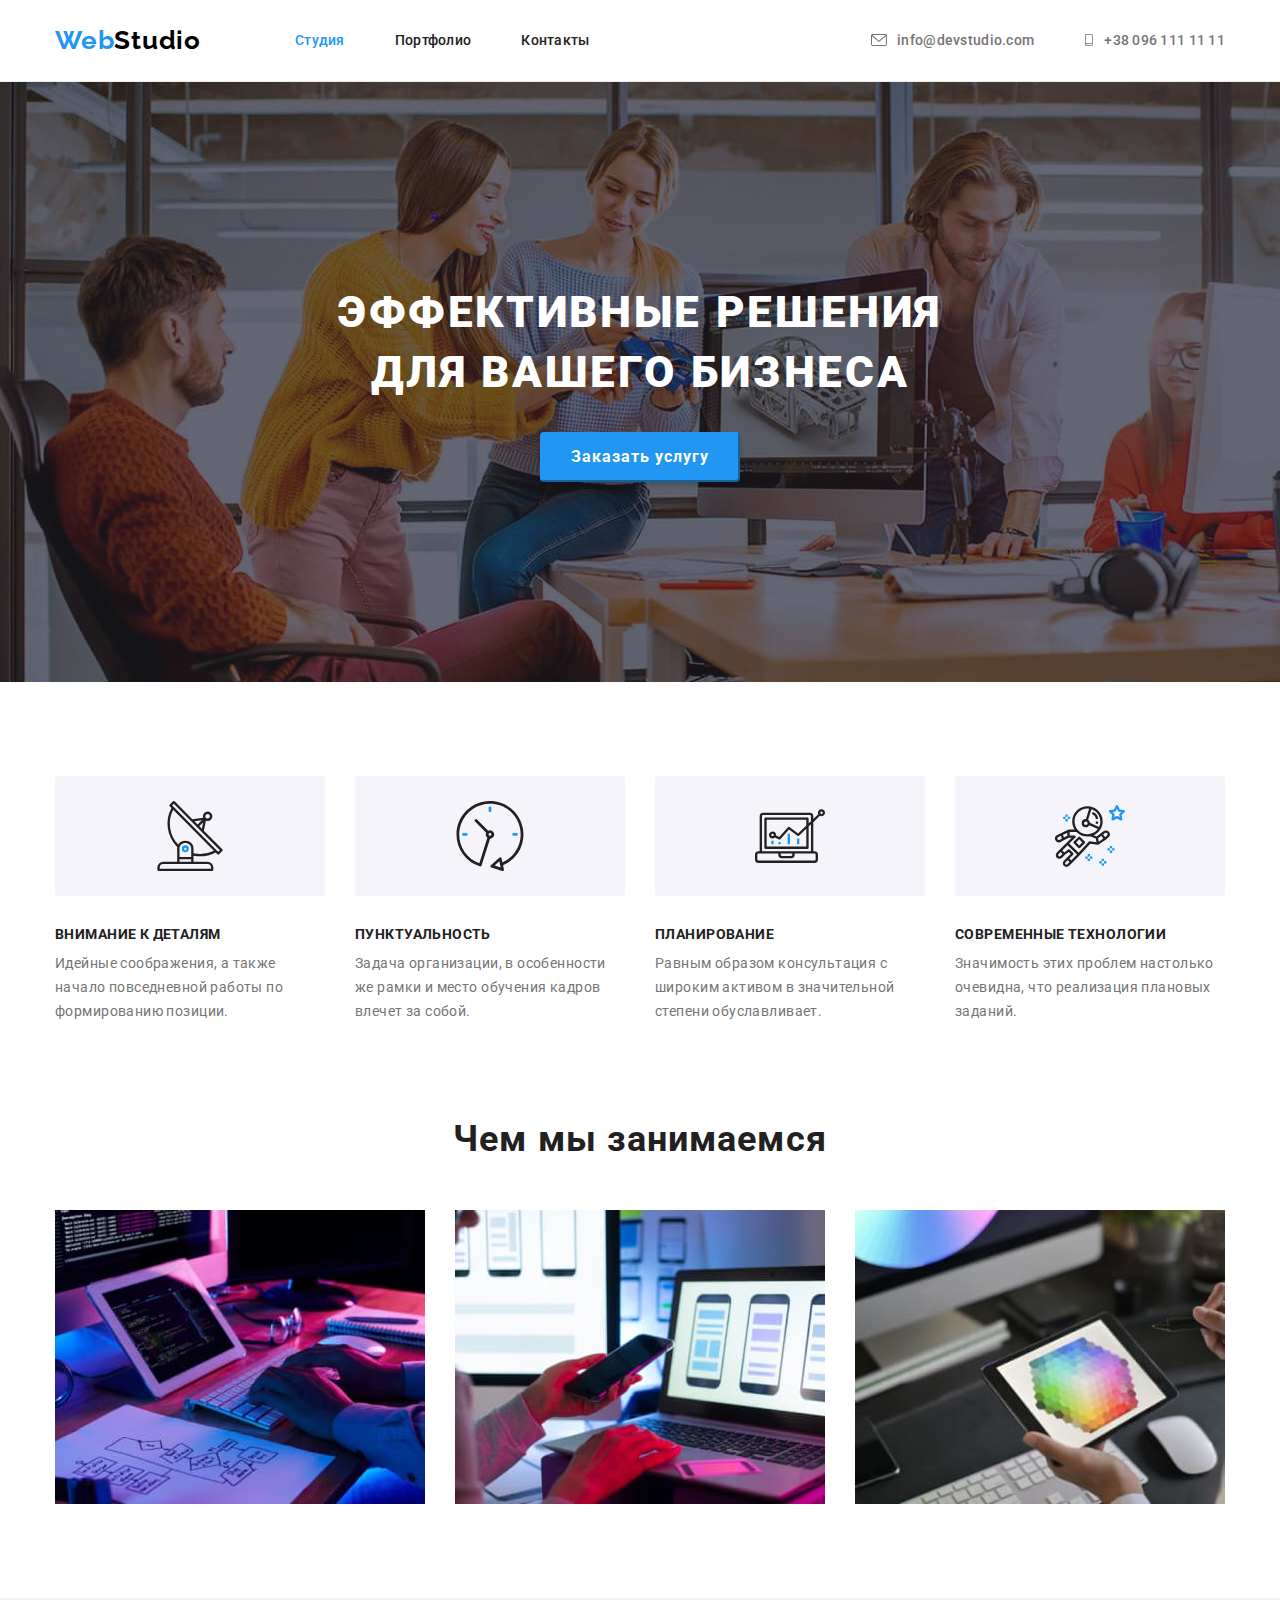
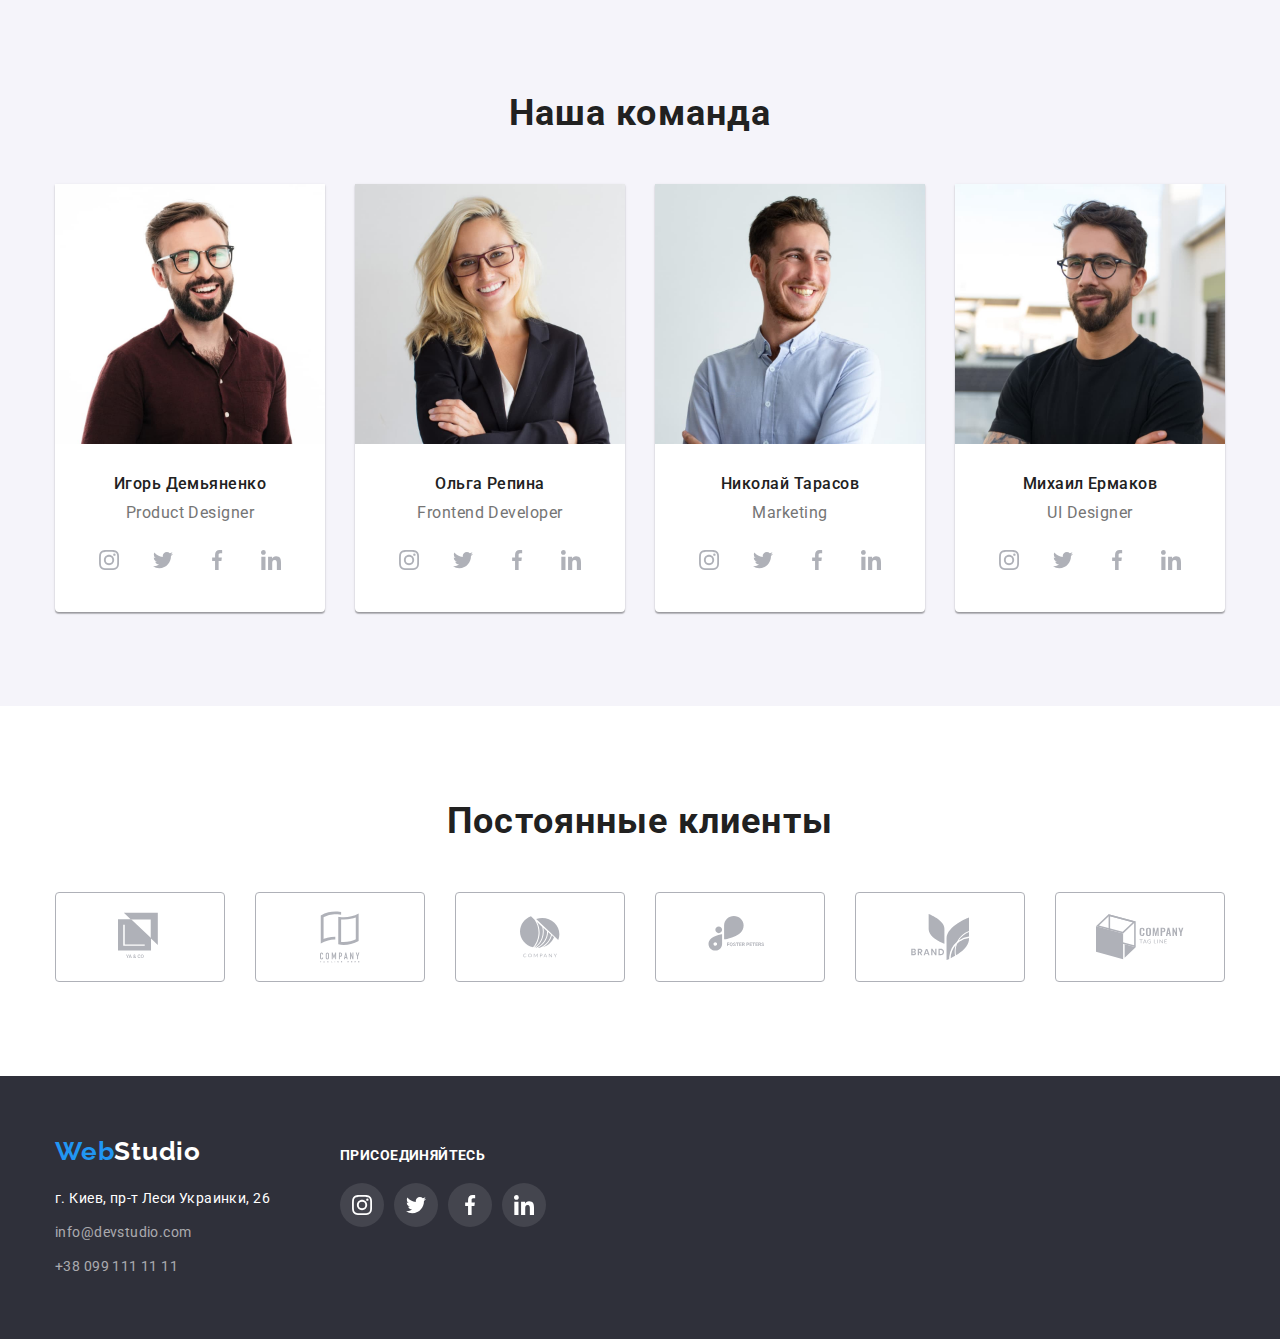
<file: index.html>
<!DOCTYPE html>
<html lang="ru">
  <head>
    <meta charset="UTF-8" />
    <meta name="viewport" content="width=device-width, initial-scale=1.0" />
    <title lang="en">WebStudio</title>
    <link
      rel="stylesheet"
      href="https://cdnjs.cloudflare.com/ajax/libs/modern-normalize/1.0.0/modern-normalize.css"
    />
    <link
      href="https://fonts.googleapis.com/css2?family=Raleway:wght@700;900&family=Roboto:wght@400;500;700&display=swap"
      rel="stylesheet"
    />
    <link rel="stylesheet" href="./css/styles.css" />
  </head>

  <body>
    <!-- HEADER -->
    <header class="header">
      <div class="container">
        <nav class="navigation">
          <a class="logo-dark link" href="./index.html" lang="en"
            ><span class="logo-part link">Web</span>Studio</a
          >
          <ul class="list">
            <li class="navigation-item">
              <a class="list-item link current" href="./index.html">Студия</a>
            </li>
            <li class="navigation-item">
              <a class="list-item link" href="./portfolio.html">Портфолио</a>
            </li>
            <li class="navigation-item">
              <a class="list-item link" href="">Контакты</a>
            </li>
          </ul>
        </nav>

        <address class="address">
          <ul class="list">
            <li class="address-item">
              <a
                class="list-item link header-contacts"
                href="mailto:info@devstudio.com"
              >
                <svg class="address-header-svg" width="16px" height="12px">
                  <use href="./images/svg/sprite.svg#icon-envelope"></use>
                </svg>
                info@devstudio.com
              </a>
            </li>
            <li class="address-item">
              <a
                class="list-item link header-contacts"
                href="tel:+380961111111"
              >
                <svg class="address-header-svg" width="10px" height="12px">
                  <use href="./images/svg/sprite.svg#icon-smartphone"></use>
                </svg>
                +38 096 111 11 11</a
              >
            </li>
          </ul>
        </address>
      </div>
    </header>

    <main>
      <!-- HERO -->
      <section class="hero">
        <h1 class="hero-title">Эффективные решения для вашего бизнеса</h1>
        <button class="hero-btn" type="button">Заказать услугу</button>
      </section>

      <!-- Advantages -->
      <section class="advantages">
        <div class="container">
          <h2 class="visually-hidden">Преимущества</h2>
          <ul class="advantages-list list">
            <li class="advantages-list-item">
              <h3 class="advantages-title">Внимание к деталям</h3>
              <p class="advantages-descriprion">
                Идейные соображения, а также начало повседневной работы по
                формированию позиции.
              </p>
            </li>
            <li class="advantages-list-item">
              <h3 class="advantages-title">Пунктуальность</h3>
              <p class="advantages-descriprion">
                Задача организации, в особенности же рамки и место обучения
                кадров влечет за собой.
              </p>
            </li>
            <li class="advantages-list-item">
              <h3 class="advantages-title">Планирование</h3>
              <p class="advantages-descriprion">
                Равным образом консультация с широким активом в значительной
                степени обуславливает.
              </p>
            </li>
            <li class="advantages-list-item">
              <h3 class="advantages-title">Современные технологии</h3>
              <p class="advantages-descriprion">
                Значимость этих проблем настолько очевидна, что реализация
                плановых заданий.
              </p>
            </li>
          </ul>
        </div>
      </section>

      <!-- What we do (skills) -->

      <section class="skills">
        <div class="container">
          <h2 class="title-skills">Чем мы занимаемся</h2>
          <ul class="skills-list list">
            <li>
              <img
                src="./images/whatwedo/img-1.jpg"
                alt="человек печатает на клавиатуре"
                width="370"
                height="294"
              />
            </li>
            <li>
              <img
                src="./images/whatwedo/img-2.jpg"
                alt="человек держит смартфон в руке"
                width="370"
                height="294"
              />
            </li>
            <li>
              <img
                src="./images/whatwedo/img-3.jpg"
                alt="человек держит планшет в руке"
                width="370"
                height="294"
              />
            </li>
          </ul>
        </div>
      </section>

      <!-- TEAM -->

      <section class="team">
        <div class="container">
          <h2 class="title-team">Наша команда</h2>
          <ul class="team-list list">
            <li class="team-card">
              <img
                class="team-img"
                src="./images/team/igor.jpg"
                alt="фотография Игоря"
                width="270"
                height="260"
              />
              <h3 class="team-name">Игорь Демьяненко</h3>
              <p class="team-position" lang="en">Product Designer</p>
              <ul class="social-list list">
                <li class="social-list-item">
                  <a class="social-list-link" href="">
                    <svg class="social-link-svg">
                      <use href="./images/svg/sprite.svg#icon-instagram"></use>
                    </svg>
                  </a>
                </li>
                <li class="social-list-item">
                  <a class="social-list-link" href="">
                    <svg class="social-link-svg">
                      <use href="./images/svg/sprite.svg#icon-twitter"></use>
                    </svg>
                  </a>
                </li>
                <li class="social-list-item">
                  <a class="social-list-link" href="">
                    <svg class="social-link-svg">
                      <use href="./images/svg/sprite.svg#icon-facebook"></use>
                    </svg>
                  </a>
                </li>
                <li class="social-list-item">
                  <a class="social-list-link" href="">
                    <svg class="social-link-svg">
                      <use href="./images/svg/sprite.svg#icon-linkedin"></use>
                    </svg>
                  </a>
                </li>
              </ul>
            </li>
            <li class="team-card">
              <img
                class="team-img"
                src="./images/team/olga.jpg"
                alt="фотография Ольги"
                width="270"
                height="260"
              />
              <h3 class="team-name">Ольга Репина</h3>
              <p class="team-position" lang="en">Frontend Developer</p>
              <ul class="social-list list">
                <li class="social-list-item">
                  <a class="social-list-link" href="">
                    <svg class="social-link-svg">
                      <use href="./images/svg/sprite.svg#icon-instagram"></use>
                    </svg>
                  </a>
                </li>
                <li class="social-list-item">
                  <a class="social-list-link" href="">
                    <svg class="social-link-svg">
                      <use href="./images/svg/sprite.svg#icon-twitter"></use>
                    </svg>
                  </a>
                </li>
                <li class="social-list-item">
                  <a class="social-list-link" href="">
                    <svg class="social-link-svg">
                      <use href="./images/svg/sprite.svg#icon-facebook"></use>
                    </svg>
                  </a>
                </li>
                <li class="social-list-item">
                  <a class="social-list-link" href="">
                    <svg class="social-link-svg">
                      <use href="./images/svg/sprite.svg#icon-linkedin"></use>
                    </svg>
                  </a>
                </li>
              </ul>
            </li>
            <li class="team-card">
              <img
                class="team-img"
                src="./images/team/nick.jpg"
                alt="фотография Николая"
                width="270"
                height="260"
              />
              <h3 class="team-name">Николай Тарасов</h3>
              <p class="team-position" lang="en">Marketing</p>
              <ul class="social-list list">
                <li class="social-list-item">
                  <a class="social-list-link" href="">
                    <svg class="social-link-svg">
                      <use href="./images/svg/sprite.svg#icon-instagram"></use>
                    </svg>
                  </a>
                </li>
                <li class="social-list-item">
                  <a class="social-list-link" href="">
                    <svg class="social-link-svg">
                      <use href="./images/svg/sprite.svg#icon-twitter"></use>
                    </svg>
                  </a>
                </li>
                <li class="social-list-item">
                  <a class="social-list-link" href="">
                    <svg class="social-link-svg">
                      <use href="./images/svg/sprite.svg#icon-facebook"></use>
                    </svg>
                  </a>
                </li>
                <li class="social-list-item">
                  <a class="social-list-link" href="">
                    <svg class="social-link-svg">
                      <use href="./images/svg/sprite.svg#icon-linkedin"></use>
                    </svg>
                  </a>
                </li>
              </ul>
            </li>
            <li class="team-card">
              <img
                class="team-img"
                src="./images/team/michael.jpg"
                alt="фотография Михаила"
                width="270"
                height="260"
              />
              <h3 class="team-name">Михаил Ермаков</h3>
              <p class="team-position" lang="en">UI Designer</p>
              <ul class="social-list list">
                <li class="social-list-item">
                  <a class="social-list-link" href="">
                    <svg class="social-link-svg">
                      <use href="./images/svg/sprite.svg#icon-instagram"></use>
                    </svg>
                  </a>
                </li>
                <li class="social-list-item">
                  <a class="social-list-link" href="">
                    <svg class="social-link-svg">
                      <use href="./images/svg/sprite.svg#icon-twitter"></use>
                    </svg>
                  </a>
                </li>
                <li class="social-list-item">
                  <a class="social-list-link" href="">
                    <svg class="social-link-svg">
                      <use href="./images/svg/sprite.svg#icon-facebook"></use>
                    </svg>
                  </a>
                </li>
                <li class="social-list-item">
                  <a class="social-list-link" href="">
                    <svg class="social-link-svg">
                      <use href="./images/svg/sprite.svg#icon-linkedin"></use>
                    </svg>
                  </a>
                </li>
              </ul>
            </li>
          </ul>
        </div>
      </section>

      <!-- Clients -->
      <section class="clients">
        <div class="container">
          <h2 class="title-clients">Постоянные клиенты</h2>
          <ul class="clients-list list">
            <li>
              <a class="clients-link" href="">
                <svg class="clients-icon" width="44px" height="50px">
                  <use href="./images/svg/sprite.svg#icon-logo-1"></use>
                </svg>
              </a>
            </li>
            <li>
              <a class="clients-link" href="">
                <svg class="clients-icon" width="40px" height="52px">
                  <use href="./images/svg/sprite.svg#icon-logo-2"></use>
                </svg>
              </a>
            </li>
            <li>
              <a class="clients-link" href="">
                <svg class="clients-icon" width="40px" height="42px">
                  <use href="./images/svg/sprite.svg#icon-logo-3"></use>
                </svg>
              </a>
            </li>
            <li>
              <a class="clients-link" href="">
                <svg class="clients-icon" width="80px" height="42px">
                  <use href="./images/svg/sprite.svg#icon-logo-4"></use>
                </svg>
              </a>
            </li>
            <li>
              <a class="clients-link" href="">
                <svg class="clients-icon" width="58px" height="46px">
                  <use href="./images/svg/sprite.svg#icon-logo-5"></use>
                </svg>
              </a>
            </li>
            <li>
              <a class="clients-link" href="">
                <svg class="clients-icon" width="88px" height="46px">
                  <use href="./images/svg/sprite.svg#icon-logo-6"></use>
                </svg>
              </a>
            </li>
          </ul>
        </div>
      </section>
    </main>

    <!-- FOOTER -->

    <footer class="footer">
      <div class="container">
        <div class="footer-contacts">
          <a class="logo-light link" href="./index.html" lang="en"
            ><span class="logo-part">Web</span>Studio</a
          >
          <address>
            <ul class="list">
              <li class="footer-contacts-all">
                <a
                  class="list-item footer-address link"
                  href="https://goo.gl/maps/8cTU2UBi5CR6P7U19"
                  target="_blank"
                  >г. Киев, пр-т Леси Украинки, 26</a
                >
              </li>
              <li class="footer-contacts-all">
                <a
                  class="list-item footer-mail link"
                  href="mailto:info@devstudio.com"
                  >info@devstudio.com</a
                >
              </li>
              <li class="footer-contacts-all">
                <a class="list-item footer-tel link" href="tel:+380991111111"
                  >+38 099 111 11 11</a
                >
              </li>
            </ul>
          </address>
        </div>

        <div class="social-footer">
          <p class="join">Присоединяйтесь</p>
          <ul class="social-list list">
            <li class="social-list-item">
              <a class="social-list-link" href="">
                <svg class="social-link-svg">
                  <use href="./images/svg/sprite.svg#icon-instagram"></use>
                </svg>
              </a>
            </li>
            <li class="social-list-item">
              <a class="social-list-link" href="">
                <svg class="social-link-svg">
                  <use href="./images/svg/sprite.svg#icon-twitter"></use>
                </svg>
              </a>
            </li>
            <li class="social-list-item">
              <a class="social-list-link" href="">
                <svg class="social-link-svg">
                  <use href="./images/svg/sprite.svg#icon-facebook"></use>
                </svg>
              </a>
            </li>
            <li class="social-list-item">
              <a class="social-list-link" href="">
                <svg class="social-link-svg">
                  <use href="./images/svg/sprite.svg#icon-linkedin"></use>
                </svg>
              </a>
            </li>
          </ul>
        </div>
      </div>
    </footer>
  </body>
</html>
</file>
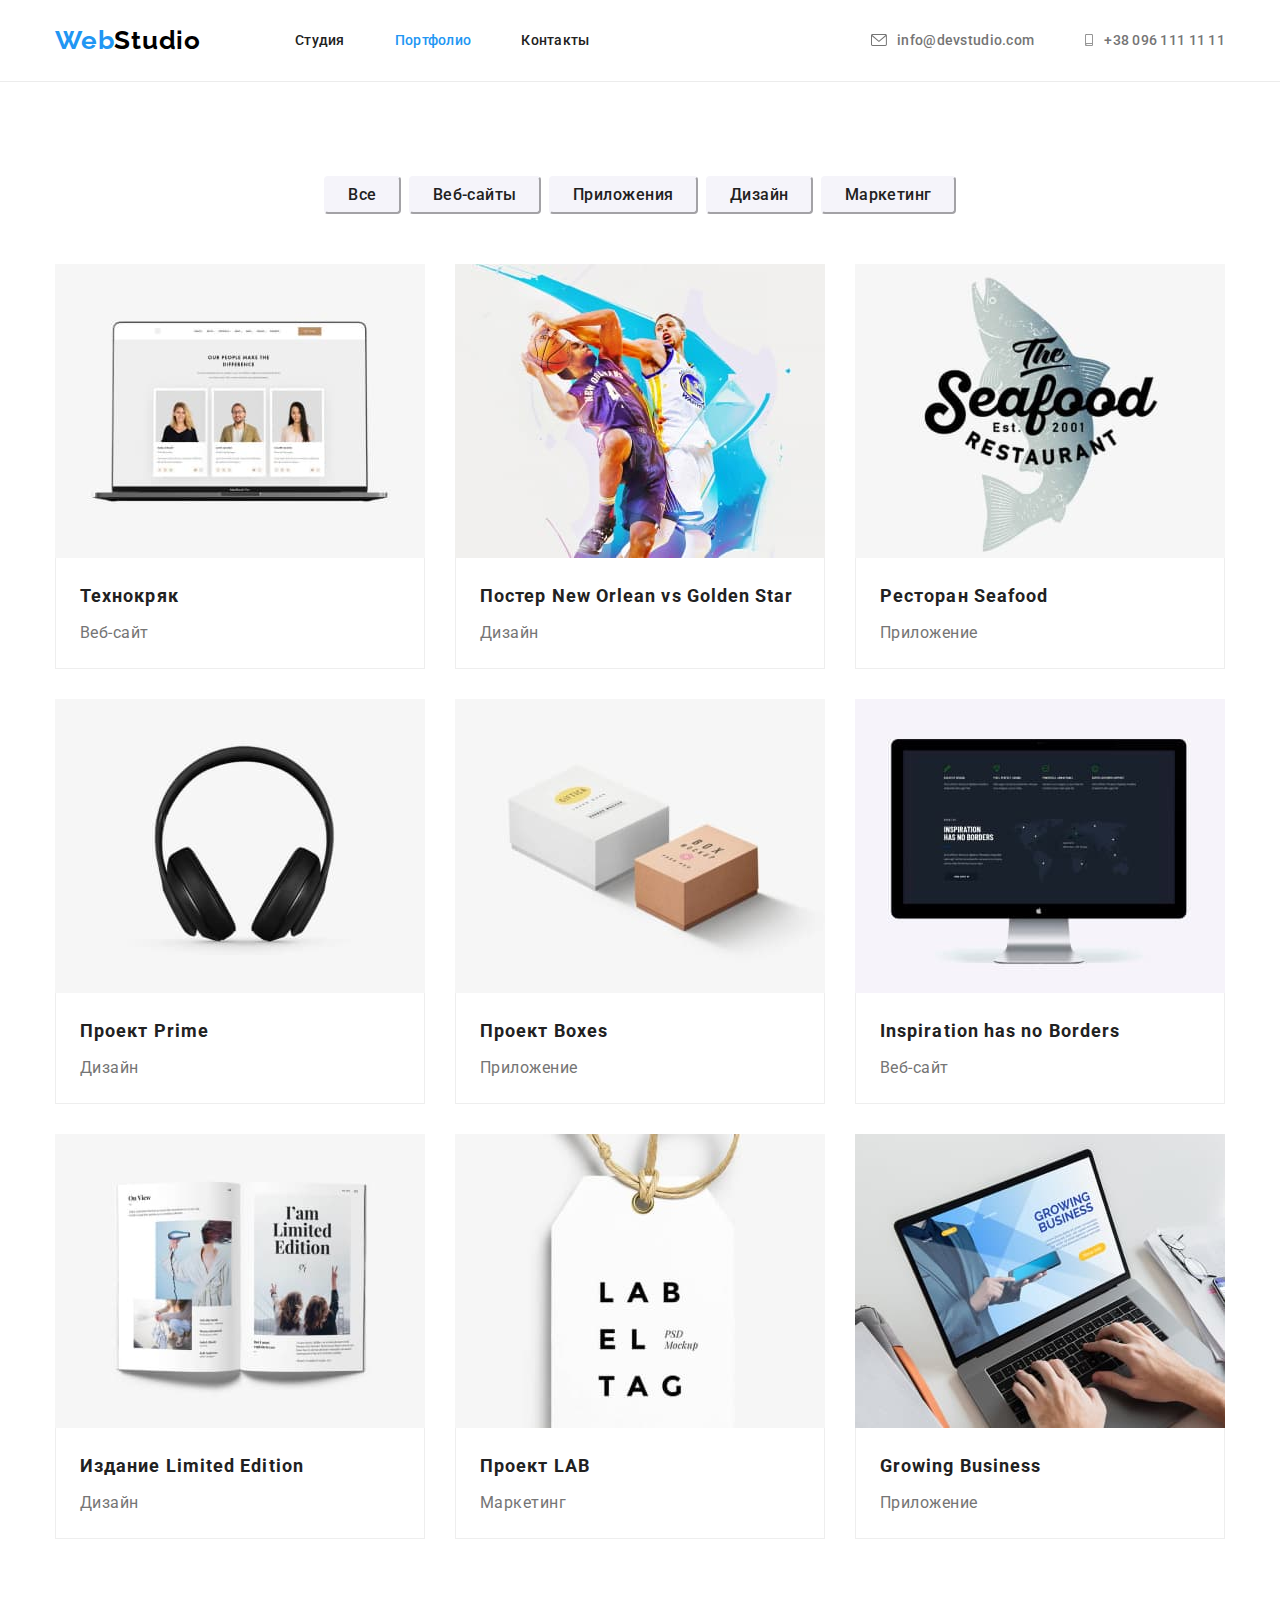
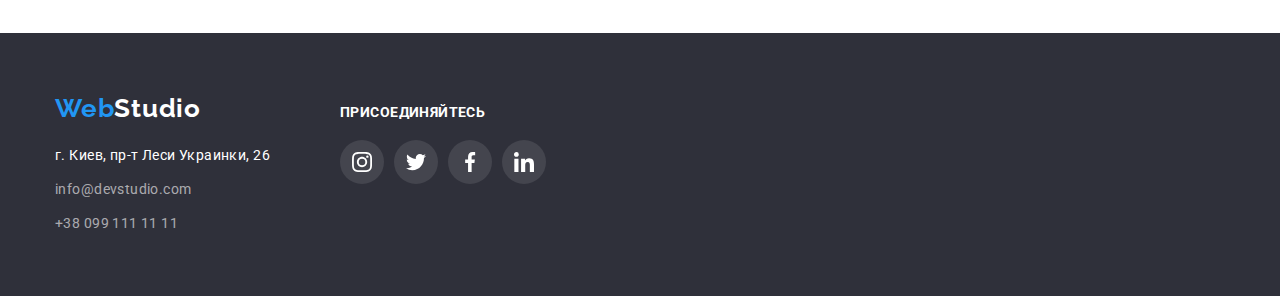
<file: portfolio.html>
<!DOCTYPE html>
<html lang="ru">
  <head>
    <meta charset="UTF-8" />
    <meta name="viewport" content="width=device-width, initial-scale=1.0" />
    <title lang="en">WebStudio</title>
    <link
      rel="stylesheet"
      href="https://cdnjs.cloudflare.com/ajax/libs/modern-normalize/1.0.0/modern-normalize.css"
    />
    <link
      href="https://fonts.googleapis.com/css2?family=Raleway:wght@700;900&family=Roboto:wght@400;500;700&display=swap"
      rel="stylesheet"
    />
    <link rel="stylesheet" href="./css/styles.css" />
  </head>

  <body>
    <!-- HEADER -->
    <header class="header">
      <div class="container">
        <nav class="navigation">
          <a class="logo-dark link" href="./index.html" lang="en"
            ><span class="logo-part link">Web</span>Studio</a
          >
          <ul class="list">
            <li class="navigation-item">
              <a class="list-item link" href="./index.html">Студия</a>
            </li>
            <li class="navigation-item">
              <a class="list-item link current" href="./portfolio.html"
                >Портфолио</a
              >
            </li>
            <li class="navigation-item">
              <a class="list-item link" href="">Контакты</a>
            </li>
          </ul>
        </nav>

        <address class="address">
          <ul class="list">
            <li class="address-item">
              <a
                class="list-item link header-contacts"
                href="mailto:info@devstudio.com"
              >
                <svg class="address-header-svg" width="16px" height="12px">
                  <use href="./images/svg/sprite.svg#icon-envelope"></use>
                </svg>
                info@devstudio.com
              </a>
            </li>
            <li class="address-item">
              <a
                class="list-item link header-contacts"
                href="tel:+380961111111"
              >
                <svg class="address-header-svg" width="10px" height="12px">
                  <use href="./images/svg/sprite.svg#icon-smartphone"></use>
                </svg>
                +38 096 111 11 11</a
              >
            </li>
          </ul>
        </address>
      </div>
    </header>

    <main>
      <!-- PORTFOLIO -->
      <section class="portfolio">
        <div class="container">
          <h1 hidden>Портфолио</h1>
          <ul class="porfolio-btn-list list">
            <li class="potfolio-btn-item">
              <button class="choice-btn" type="button">Все</button>
            </li>
            <li class="potfolio-btn-item">
              <button class="choice-btn" type="button">Веб-сайты</button>
            </li>
            <li class="potfolio-btn-item">
              <button class="choice-btn" type="button">Приложения</button>
            </li>
            <li class="potfolio-btn-item">
              <button class="choice-btn" type="button">Дизайн</button>
            </li>
            <li class="potfolio-btn-item">
              <button class="choice-btn" type="button">Маркетинг</button>
            </li>
          </ul>

          <ul class="portfolio-list list">
            <li class="portfolio-list-item">
              <img
                class="portfolio-img"
                src="./images/portfolio/technokryak.jpg"
                alt="открытый ноутбук"
                width="370"
                height="294"
              />
              <div class="portfolio-img-bottom">
                <h2 class="portfolio-title">Технокряк</h2>
                <p class="portfolio-description">Веб-сайт</p>
              </div>
            </li>
            <li class="portfolio-list-item">
              <img
                class="portfolio-img"
                src="./images/portfolio/poster.jpg"
                alt="два баскетболиста с мячом"
                width="370"
                height="294"
              />
              <div class="portfolio-img-bottom">
                <h2 class="portfolio-title">
                  Постер <span lang="en">New Orlean vs Golden Star</span>
                </h2>
                <p class="portfolio-description">Дизайн</p>
              </div>
            </li>
            <li class="portfolio-list-item">
              <img
                class="portfolio-img"
                src="./images/portfolio/seafood.jpg"
                alt="логотип с рыбой на заднем фоне"
                width="370"
                height="294"
              />
              <div class="portfolio-img-bottom">
                <h2 class="portfolio-title">
                  Ресторан <span lang="ru">Seafood</span>
                </h2>
                <p class="portfolio-description">Приложение</p>
              </div>
            </li>
            <li class="portfolio-list-item">
              <img
                class="portfolio-img"
                src="./images/portfolio/prime.jpg"
                alt="наушники"
                width="370"
                height="294"
              />
              <div class="portfolio-img-bottom">
                <h2 class="portfolio-title">
                  Проект <span lang="en">Prime</span>
                </h2>
                <p class="portfolio-description">Дизайн</p>
              </div>
            </li>
            <li class="portfolio-list-item">
              <img
                class="portfolio-img"
                src="./images/portfolio/boxes.jpg"
                alt="две коробки"
                width="370"
                height="294"
              />
              <div class="portfolio-img-bottom">
                <h2 class="portfolio-title">
                  Проект <span lang="en">Boxes</span>
                </h2>
                <p class="portfolio-description">Приложение</p>
              </div>
            </li>
            <li class="portfolio-list-item">
              <img
                class="portfolio-img"
                src="./images/portfolio/inspiration.jpg"
                alt="монитор"
                width="370"
                height="294"
              />
              <div class="portfolio-img-bottom">
                <h2 lang="en" class="portfolio-title">
                  Inspiration has no Borders
                </h2>
                <p class="portfolio-description">Веб-сайт</p>
              </div>
            </li>
            <li class="portfolio-list-item">
              <img
                class="portfolio-img"
                src="./images/portfolio/limited.jpg"
                alt="открытый журнал"
                width="370"
                height="294"
              />
              <div class="portfolio-img-bottom">
                <h2 class="portfolio-title">
                  Издание <span lang="en">Limited Edition</span>
                </h2>
                <p class="portfolio-description">Дизайн</p>
              </div>
            </li>
            <li class="portfolio-list-item">
              <img
                class="portfolio-img"
                src="./images/portfolio/LAB.jpg"
                alt="этикетка"
                width="370"
                height="294"
              />
              <div class="portfolio-img-bottom">
                <h2 class="portfolio-title">
                  Проект <span lang="en">LAB</span>
                </h2>
                <p class="portfolio-description">Маркетинг</p>
              </div>
            </li>
            <li class="portfolio-list-item">
              <img
                class="portfolio-img"
                src="./images/portfolio/growing-business.jpg"
                alt="руки на ноутбуке"
                width="370"
                height="294"
              />
              <div class="portfolio-img-bottom">
                <h2 class="portfolio-title" lang="en">Growing Business</h2>
                <p class="portfolio-description">Приложение</p>
              </div>
            </li>
          </ul>
        </div>
      </section>
    </main>

    <!--FOOTER-->
    <footer class="footer">
      <div class="container">
        <div class="footer-contacts">
          <a class="logo-light link" href="./index.html" lang="en"
            ><span class="logo-part">Web</span>Studio</a
          >
          <address>
            <ul class="list">
              <li class="footer-contacts-all">
                <a
                  class="list-item footer-address link"
                  href="https://goo.gl/maps/8cTU2UBi5CR6P7U19"
                  target="_blank"
                  >г. Киев, пр-т Леси Украинки, 26</a
                >
              </li>
              <li class="footer-contacts-all">
                <a
                  class="list-item footer-mail link"
                  href="mailto:info@devstudio.com"
                  >info@devstudio.com</a
                >
              </li>
              <li class="footer-contacts-all">
                <a class="list-item footer-tel link" href="tel:+380991111111"
                  >+38 099 111 11 11</a
                >
              </li>
            </ul>
          </address>
        </div>

        <div class="social-footer">
          <p class="join">Присоединяйтесь</p>
          <ul class="social-list list">
            <li class="social-list-item">
              <a class="social-list-link" href="">
                <svg class="social-link-svg">
                  <use href="./images/svg/sprite.svg#icon-instagram"></use>
                </svg>
              </a>
            </li>
            <li class="social-list-item">
              <a class="social-list-link" href="">
                <svg class="social-link-svg">
                  <use href="./images/svg/sprite.svg#icon-twitter"></use>
                </svg>
              </a>
            </li>
            <li class="social-list-item">
              <a class="social-list-link" href="">
                <svg class="social-link-svg">
                  <use href="./images/svg/sprite.svg#icon-facebook"></use>
                </svg>
              </a>
            </li>
            <li class="social-list-item">
              <a class="social-list-link" href="">
                <svg class="social-link-svg">
                  <use href="./images/svg/sprite.svg#icon-linkedin"></use>
                </svg>
              </a>
            </li>
          </ul>
        </div>
      </div>
    </footer>
  </body>
</html>
</file>
<file: css/styles.css>
:root {
  --main-font: Roboto, sans-serif;
  --secondary-font: Raleway, sans-serif;
  --accent-color: #2196f3;
  --main-descriprion-color: #757575;
  --main-title-color: #212121;
  --social-link-color: #afb1b8;
}

*,
*::before,
*::after {
  margin: 0;
  padding: 0;
}

body {
  font-family: var(--main-font);
  font-style: normal;
}

img {
  display: block;
  max-width: 100%;
  height: auto;
}

.visually-hidden {
  position: absolute;
  width: 1px;
  height: 1px;
  margin: -1px;
  border: 0;
  padding: 0;
  clip: rect(0 0 0 0);
  overflow: hidden;
}

.container {
  width: 1200px;
  padding: 0 15px;
  margin: 0 auto;
}

.list {
  list-style: none;
}

.link {
  text-decoration: none;
}

/* =======HEADER====== */

.header {
  padding: 25px 0;
  border-bottom: 1px solid #ececec;
}

.header .container {
  display: flex;
  align-items: center;
}

.navigation {
  display: flex;
  align-items: center;
}

.navigation .list {
  display: flex;
}

.address .list {
  display: flex;
}

.logo-dark {
  font-family: var(--secondary-font);
  font-weight: 700;
  font-size: 26px;
  line-height: 1.192;
  letter-spacing: 0.03em;
  color: #000000;
  display: block;
  margin-right: 94px;
}

.logo-part {
  color: var(--accent-color);
}

.list-item {
  font-weight: 500;
  font-size: 14px;
  line-height: 1.143;
  letter-spacing: 0.02em;
  color: var(--main-title-color);
  font-style: normal;
}

.navigation-item:not(:last-child) {
  margin-right: 50px;
}

.header .address {
  margin-left: auto;
}

.address-item:not(:last-child) {
  margin-right: 50px;
}

.list-item:hover,
.list-item:focus,
.list-item:active,
.current {
  color: var(--accent-color);
}

.header-contacts {
  color: var(--main-descriprion-color);
  display: flex;
  align-items: center;
}

.address-header-svg {
  fill: var(--main-descriprion-color);
  margin-right: 10px;
}

.header-contacts:hover .address-header-svg {
  fill: var(--accent-color);
}

.header-contacts:focus .address-header-svg {
  fill: var(--accent-color);
}

.header-contacts:active .address-header-svg {
  fill: var(--accent-color);
}

/* =======END HEADER====== */

/* ======HERO====== */

.hero {
  padding-top: 200px;
  padding-bottom: 200px;
  margin: 0 auto;
  text-align: center;
  background-color: #c4c4c4;
  background-image: linear-gradient(
      rgba(47, 48, 58, 0.4),
      rgba(47, 48, 58, 0.4)
    ),
    url("../images/hero-bg.jpg");
  max-width: 1600px;
}

.hero-title {
  font-weight: 900;
  font-size: 44px;
  line-height: 1.367;
  letter-spacing: 0.06em;
  text-transform: uppercase;
  color: #ffffff;
  width: 696px;

  margin: 0 auto 30px;
}

.hero-btn {
  display: inline-block;
  font-weight: 700;
  font-size: 16px;
  line-height: 1.875;
  letter-spacing: 0.06em;
  background: var(--accent-color);
  color: #ffffff;

  min-width: 200px;
  height: 50px;
  border-radius: 4px;
  border-color: var(--accent-color);
  box-shadow: 0px 4px 4px rgba(0, 0, 0, 0.15);
}

/* ======END HERO====== */

/* ======ADVANTAGES====== */

.advantages {
  padding-top: 94px;
  padding-bottom: 94px;
}
.advantages-list {
  display: flex;
  justify-content: space-between;
}

.advantages-list-item {
  width: 270px;
}

.advantages-title {
  font-weight: 700;
  font-size: 14px;
  line-height: 1.143;
  letter-spacing: 0.03em;
  text-transform: uppercase;
  color: var(--main-title-color);

  margin-bottom: 10px;
}

.advantages-title::before {
  content: "";
  display: block;
  background-color: #f5f4fa;
  background-repeat: no-repeat;
  background-position: center;
  width: 270px;
  height: 120px;
  margin-bottom: 30px;
  border-radius: 4px;
}

.advantages-list-item:first-child .advantages-title::before {
  background-image: url("../images/svg/antenna.svg");
}

.advantages-list-item:nth-child(2) .advantages-title::before {
  background-image: url("../images/svg/clock.svg");
}

.advantages-list-item:nth-child(3) .advantages-title::before {
  background-image: url("../images/svg/diagram.svg");
}

.advantages-list-item:last-child .advantages-title::before {
  background-image: url("../images/svg/astronaut.svg");
}

.advantages-descriprion {
  font-weight: 400;
  font-size: 14px;
  line-height: 1.714;
  letter-spacing: 0.03em;
  color: var(--main-descriprion-color);
}

/* ======END ADVANTAGES====== */

/* ======WHAT WE DO====== */

.skills {
  padding-bottom: 94px;
}

.skills-list {
  display: flex;
  justify-content: space-between;
}

.title-skills {
  font-weight: 700;
  font-size: 36px;
  line-height: 1.167;
  text-align: center;
  letter-spacing: 0.03em;
  color: var(--main-title-color);

  margin-bottom: 50px;
}

/* ======END WHAT WE DO====== */

/* ======TEAM====== */

.team-list {
  display: flex;
  justify-content: space-between;
}

.team {
  padding-top: 94px;
  padding-bottom: 94px;
  background: #f5f4fa;
}
.title-team {
  font-family: var(--main-font);
  font-weight: 700;
  font-size: 36px;
  line-height: 1.167;
  text-align: center;
  letter-spacing: 0.03em;
  color: var(--main-title-color);

  margin-bottom: 50px;
}

.team-img {
  margin-bottom: 30px;
}

.team-card {
  background: #ffffff;
  box-shadow: 0px 1px 3px rgba(0, 0, 0, 0.12), 0px 1px 1px rgba(0, 0, 0, 0.14),
    0px 2px 1px rgba(0, 0, 0, 0.2);
  border-radius: 0px 0px 4px 4px;
  padding-bottom: 30px;
}

.team-name {
  font-weight: 500;
  font-size: 16px;
  line-height: 1.188;
  letter-spacing: 0.03em;
  color: var(--main-title-color);
  text-align: center;

  margin-bottom: 10px;
}

.team-position {
  font-weight: 400;
  font-size: 16px;
  line-height: 1.188;
  letter-spacing: 0.03em;
  color: var(--main-descriprion-color);
  text-align: center;
  margin-bottom: 16px;
}

.social-list {
  display: flex;
  padding-left: 32px;
  padding-right: 32px;
}

.social-list-link {
  display: flex;
  align-items: center;
  justify-content: center;
  width: 44px;
  height: 44px;
  border-radius: 50%;
  background-color: #ffffff;
}

.social-list-item:not(:last-child) {
  margin-right: 10px;
}

.social-link-svg {
  width: 20px;
  height: 20px;
  fill: var(--social-link-color);
}

.social-list-link:hover,
.social-list-link:focus,
.social-list-link:active {
  background-color: var(--accent-color);
}

.social-list-link:hover .social-link-svg {
  fill: #ffffff;
}

.social-list-link:focus .social-link-svg {
  fill: #ffffff;
}

.social-list-link:active .social-link-svg {
  fill: #ffffff;
}

/* ======END TEAM====== */

/* =====CLIENTS===== */
.clients {
  padding-top: 94px;
  padding-bottom: 94px;
}

.title-clients {
  font-weight: 700;
  font-size: 36px;
  line-height: 1.167;
  text-align: center;
  letter-spacing: 0.03em;
  color: var(--main-title-color);

  margin-bottom: 50px;
}

.clients .clients-link {
  display: flex;
  justify-content: center;
  align-items: center;
  width: 170px;
  height: 90px;
  border: 1px solid var(--social-link-color);
  border-radius: 4px;
}

.clients-list {
  display: flex;
  justify-content: space-between;
}

.clients-icon {
  fill: var(--social-link-color);
}

.clients-link:hover,
.clients-link:focus,
.clients-link:active {
  border-color: var(--accent-color);
}

.clients-link:hover .clients-icon {
  fill: var(--accent-color);
}

.clients-link:focus .clients-icon {
  fill: var(--accent-color);
}

.clients-link:active .clients-icon {
  fill: var(--accent-color);
}

/* ======END CLIENTS===== */

/* ======FOOTER====== */

.footer {
  padding-top: 60px;
  padding-bottom: 60px;
  background: #2f303a;

  margin: 0 auto;
}

.logo-light {
  display: block;
  font-family: var(--secondary-font);
  font-weight: 700;
  font-size: 26px;
  line-height: 1.192;
  letter-spacing: 0.03em;
  color: #ffffff;

  margin-bottom: 20px;
}

.footer-address {
  font-weight: 400;
  font-size: 14px;
  line-height: 1.714;
  letter-spacing: 0.03em;
  color: #ffffff;
}

.footer-mail,
.footer-tel {
  font-weight: 400;
  font-size: 14px;
  line-height: 1.714;
  letter-spacing: 0.03em;
  color: rgba(255, 255, 255, 0.6);
}

.footer-contacts-all:not(:last-child) {
  margin-bottom: 10px;
}

.footer .container {
  display: flex;
  align-items: baseline;
}

.footer-contacts {
  margin-right: 70px;
}

.join {
  display: block;
  font-family: var(--main-font);
  font-style: normal;
  font-weight: 700;
  font-size: 14px;
  line-height: 1.143;
  letter-spacing: 0.03em;
  text-transform: uppercase;
  color: #ffffff;

  margin-bottom: 20px;
}

.footer .social-list {
  padding-right: 0px;
  padding-left: 0px;
}

.footer .social-list-link {
  background-color: rgba(255, 255, 255, 0.1);
}

.footer .social-link-svg {
  fill: #ffffff;
}

.footer .social-list-link:hover,
.footer .social-list-link:focus,
.footer .social-list-link:active {
  background-color: var(--accent-color);
}

/* ======END FOOTER====== */

/* =======PORTFOLIO====== */

.portfolio {
  padding-top: 94px;
  padding-bottom: 94px;
}

.porfolio-btn-list {
  display: flex;
  justify-content: center;
  margin-bottom: 50px;
  flex-basis: 74px;
}

.potfolio-btn-item:not(:last-child) {
  margin-right: 8px;
}

.choice-btn {
  font-weight: 500;
  font-size: 16px;
  line-height: 1.625px;
  text-align: center;
  letter-spacing: 0.03em;
  color: var(--main-title-color);
  background: #f5f4fa;
  padding: 6px 22px;

  height: 38px;
  border-radius: 4px;
  border-color: #f5f4fa;
}

.choice-btn:hover,
.choice-btn:focus {
  color: #ffffff;
  background: var(--accent-color);
  box-shadow: 0px 3px 1px rgba(0, 0, 0, 0.1), 0px 1px 2px rgba(0, 0, 0, 0.08),
    0px 2px 2px rgba(0, 0, 0, 0.12);
}

.portfolio-list {
  display: flex;
  flex-wrap: wrap;
}

.portfolio-img-bottom {
  display: block;
  padding: 20px 24px;
  margin-top: 0;
  background: #ffffff;
  border-left: 1px solid #eeeeee;
  border-right: 1px solid #eeeeee;
  border-bottom: 1px solid #eeeeee;
  width: 370px;
}

.portfolio-list-item:not(:nth-child(3n)) {
  margin-right: 30px;
}

.portfolio-list-item:not(:nth-last-child(-n + 3)) {
  margin-bottom: 30px;
}

.portfolio-list-item:hover,
.portfolio-list-item:focus {
  box-shadow: 0px 1px 1px rgba(0, 0, 0, 0.12), 0px 4px 4px rgba(0, 0, 0, 0.06),
    1px 4px 6px rgba(0, 0, 0, 0.16);
}

.portfolio-title {
  font-weight: 700;
  font-size: 18px;
  line-height: 2;
  letter-spacing: 0.06em;
  color: var(--main-title-color);

  margin-bottom: 4px;
}

.portfolio-description {
  font-weight: 400;
  font-size: 16px;
  line-height: 1.875;
  letter-spacing: 0.03em;
  color: var(--main-descriprion-color);
}

/* ======= END PORTFOLIO====== */
</file>
